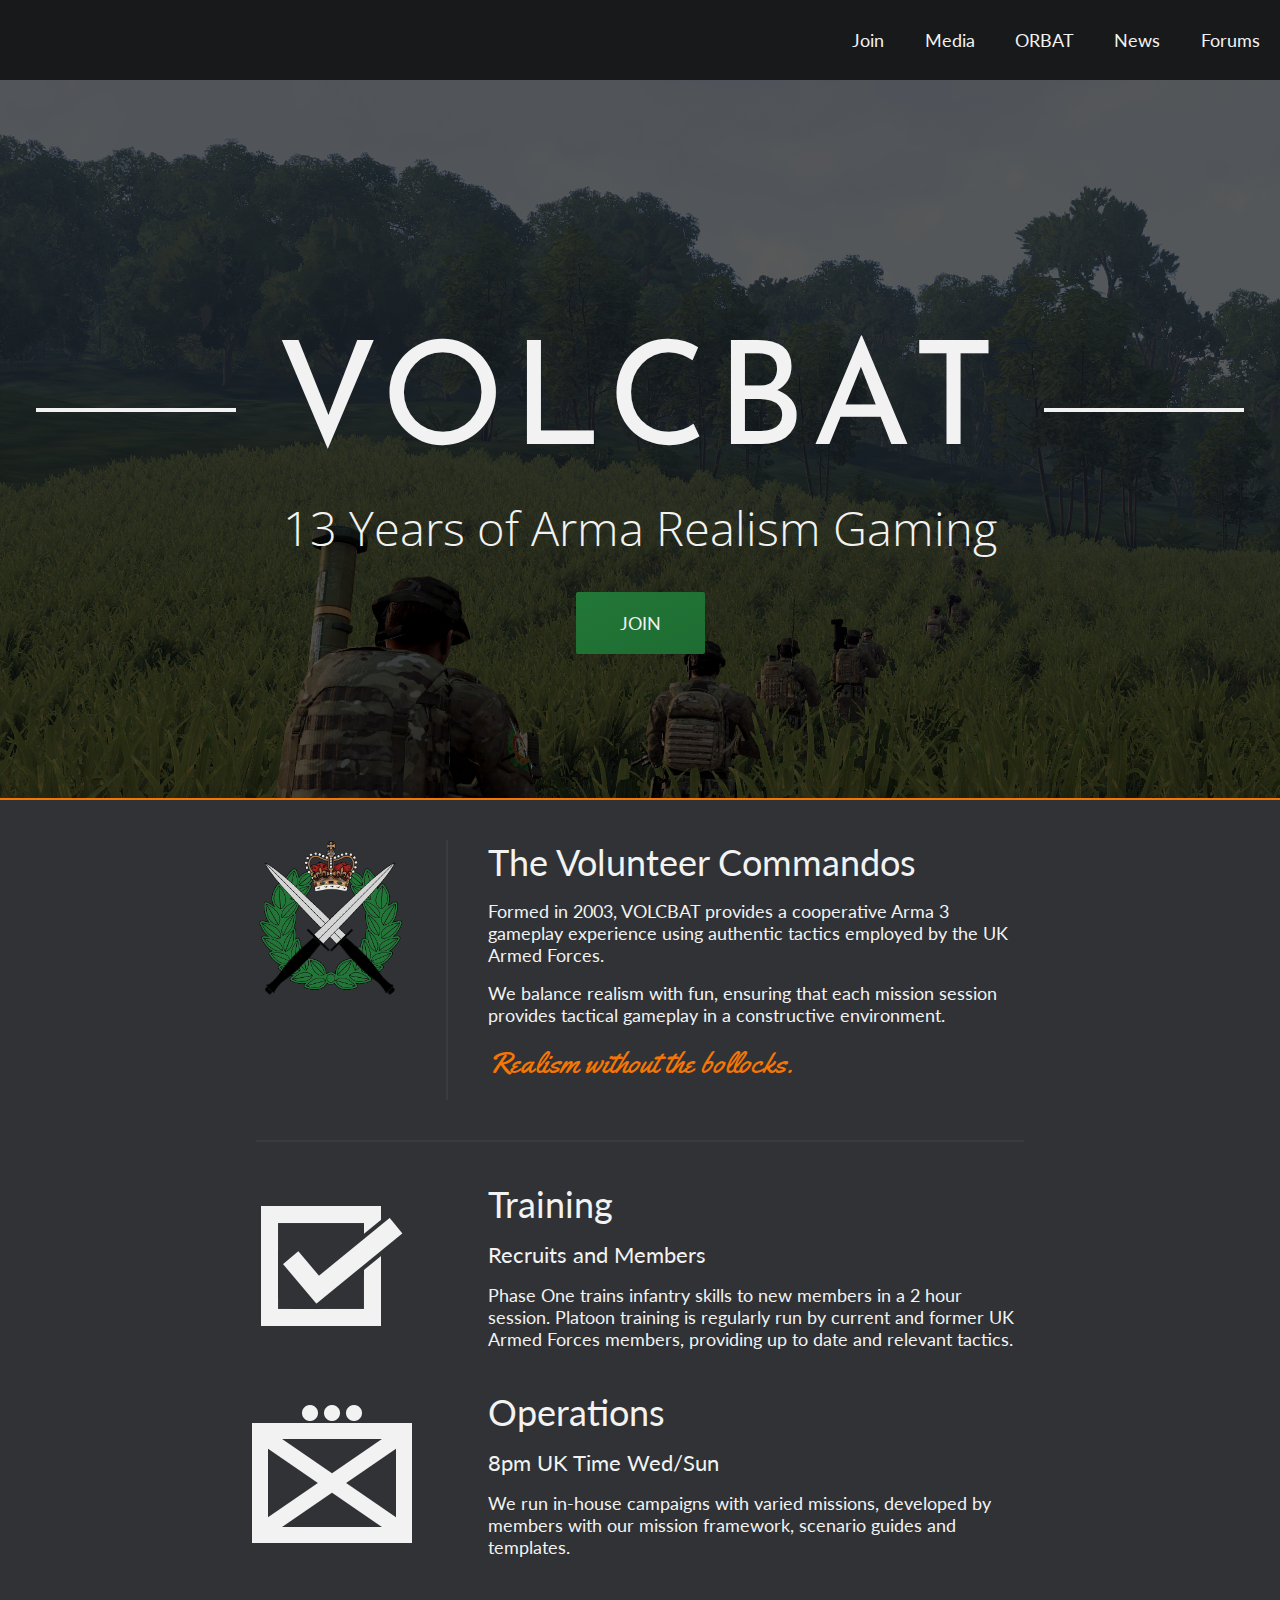
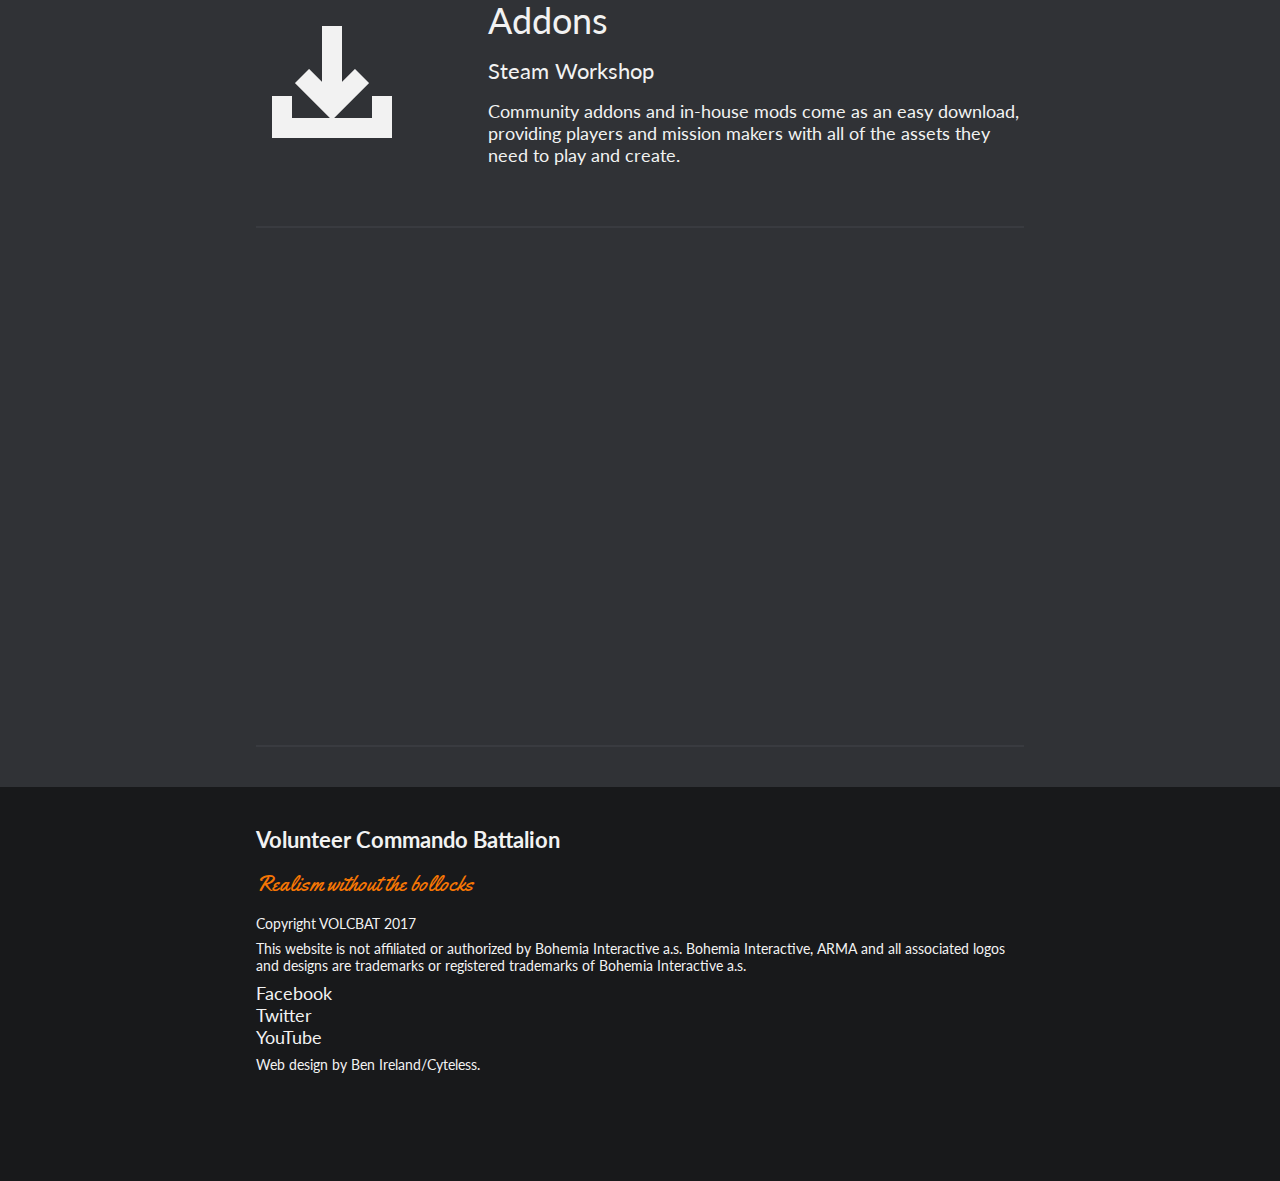
<file: index.html>
<!DOCTYPE html>
<head>
  <title>VOLCBAT - Arma 3 Realism</title>
  <meta name="viewport" content="width=device-width">
  <link rel="stylesheet" href="css/style.css" type="text/css">
  <link rel="stylesheet" href="css/vcb-buttons.css" type="text/css">

  <!-- Google Fonts -->
  <link href="https://fonts.googleapis.com/css?family=Lato|Arimo|Josefin+Sans|Open+Sans+Condensed:400|Yellowtail" rel="stylesheet">

</head>
<body>

  <nav class="nav-bar">
    <div class="nav-box">
      <a class="nav-logo" href="#">
      </a>
      <div class="nav-links">
        <ul class="nav-buttons">
          <li><a class="nav-link" href="#">Join</a></li>
          <li><a class="nav-link" href="#">Media</a></li>
          <li><a class="nav-link" href="#">ORBAT</a></li>
          <li><a class="nav-link" href="#">News</a></li>
          <li><a class="nav-link" href="#">Forums</a></li>
        </ul>
      </div>
    </div>
  </nav>

  <main class="main-content">

    <header class="hero">
      <div class="hero-box">
        <h1 class="hero-text">
          <span class="hero-text-main">VOLCBAT</span>
          <span class="hero-text-sub">13 Years of Arma Realism Gaming</span>
        </h1>
        <div class="hero-button">
          <a id="btn-join" class="btn btn-primary" href="#">Join</a>
        </div>
      </div>
    </header>

    <article class="home-content">
      <div class="home-container">

        <section class="home-intro">
          <div class="home-intro-image">
            <img src="images/badge.png" alt="">
          </div>
          <div class="home-intro-text">
            <header>
              <h2>The Volunteer Commandos</h2>
            </header>
            <main>
              <p>
                Formed in 2003, VOLCBAT provides a cooperative Arma 3 gameplay experience using authentic tactics employed by the UK Armed Forces.
              </p>
              <p>
                We balance realism with fun, ensuring that each mission session provides tactical gameplay in a constructive environment.
              </p>
              <p class="home-intro-tagline">
                Realism without the bollocks.
              </p>
            </main>
          </div>
        </section>

        <section class="home-body">
          <ul class="home-body-list">
            <li>
              <div class="home-body-list-image">
                <img src="images/home/body/icon-training.png" alt="">
              </div>
              <div class="home-body-list-text">
                <h2>Training</h2>
                <h3>Recruits and Members</h3>
                <p>
                  Phase One trains infantry skills to new members in a 2 hour session.
                  Platoon training is regularly run by current and former UK Armed Forces members, providing up to date and relevant tactics.
                </p>
              </div>
            </li>
            <li>
              <div class="home-body-list-image">
                <img src="images/home/body/icon-operations.png" alt="">
              </div>
              <div class="home-body-list-text">
                <h2>Operations</h2>
                <h3>8pm UK Time Wed/Sun</h3>
                <p>
                  We run in-house campaigns with varied missions, developed by members with our mission framework, scenario guides and templates.
                </p>
              </div>
            </li>
            <li>
              <div class="home-body-list-image">
                <img src="images/home/body/icon-addons.png" alt="">
              </div>
              <div class="home-body-list-text">
                <h2>Addons</h2>
                <h3>Steam Workshop</h3>
                <p>
                  Community addons and in-house mods come as an easy download, providing players and mission makers with all of the assets they need to play and create.
                </p>
              </div>
            </li>
          </ul>
        </section>

      </div>
    </article>

    <aside class="home-video">
      <div class="home-video-container">
        <main>
          <div class="videoWrapper">
            <iframe   width="560"
                height="315"
                src="https://www.youtube.com/embed/f7OO8QCV9Ys?rel=0&amp;showinfo=0;&amp;wmode=transparent"
                frameborder="0"
                allowfullscreen>
            </iframe>
          </div>
        </main>
      </div>
    </aside>

  </main>

  <footer>

    <div class="footer-container">
      <header>
        <h2>
          <span class="footer-title">Volunteer Commando Battalion</span>
          <span class="footer-subtitle">Realism without the bollocks</span>
        </h2>
      </header>

      <p>Copyright VOLCBAT 2017</p>
      <p>
        This website is not affiliated or authorized by Bohemia
        Interactive a.s. Bohemia Interactive, ARMA and all
        associated logos and designs are trademarks or registered
        trademarks of Bohemia Interactive a.s.
      </p>

      <ul class="social">
        <li>Facebook</li>
        <li>Twitter</li>
        <li>YouTube</li>
      </ul>

      <p class="credit">Web design by Ben Ireland/Cyteless.</p>
    </div>

  </footer>

</body>
</file>
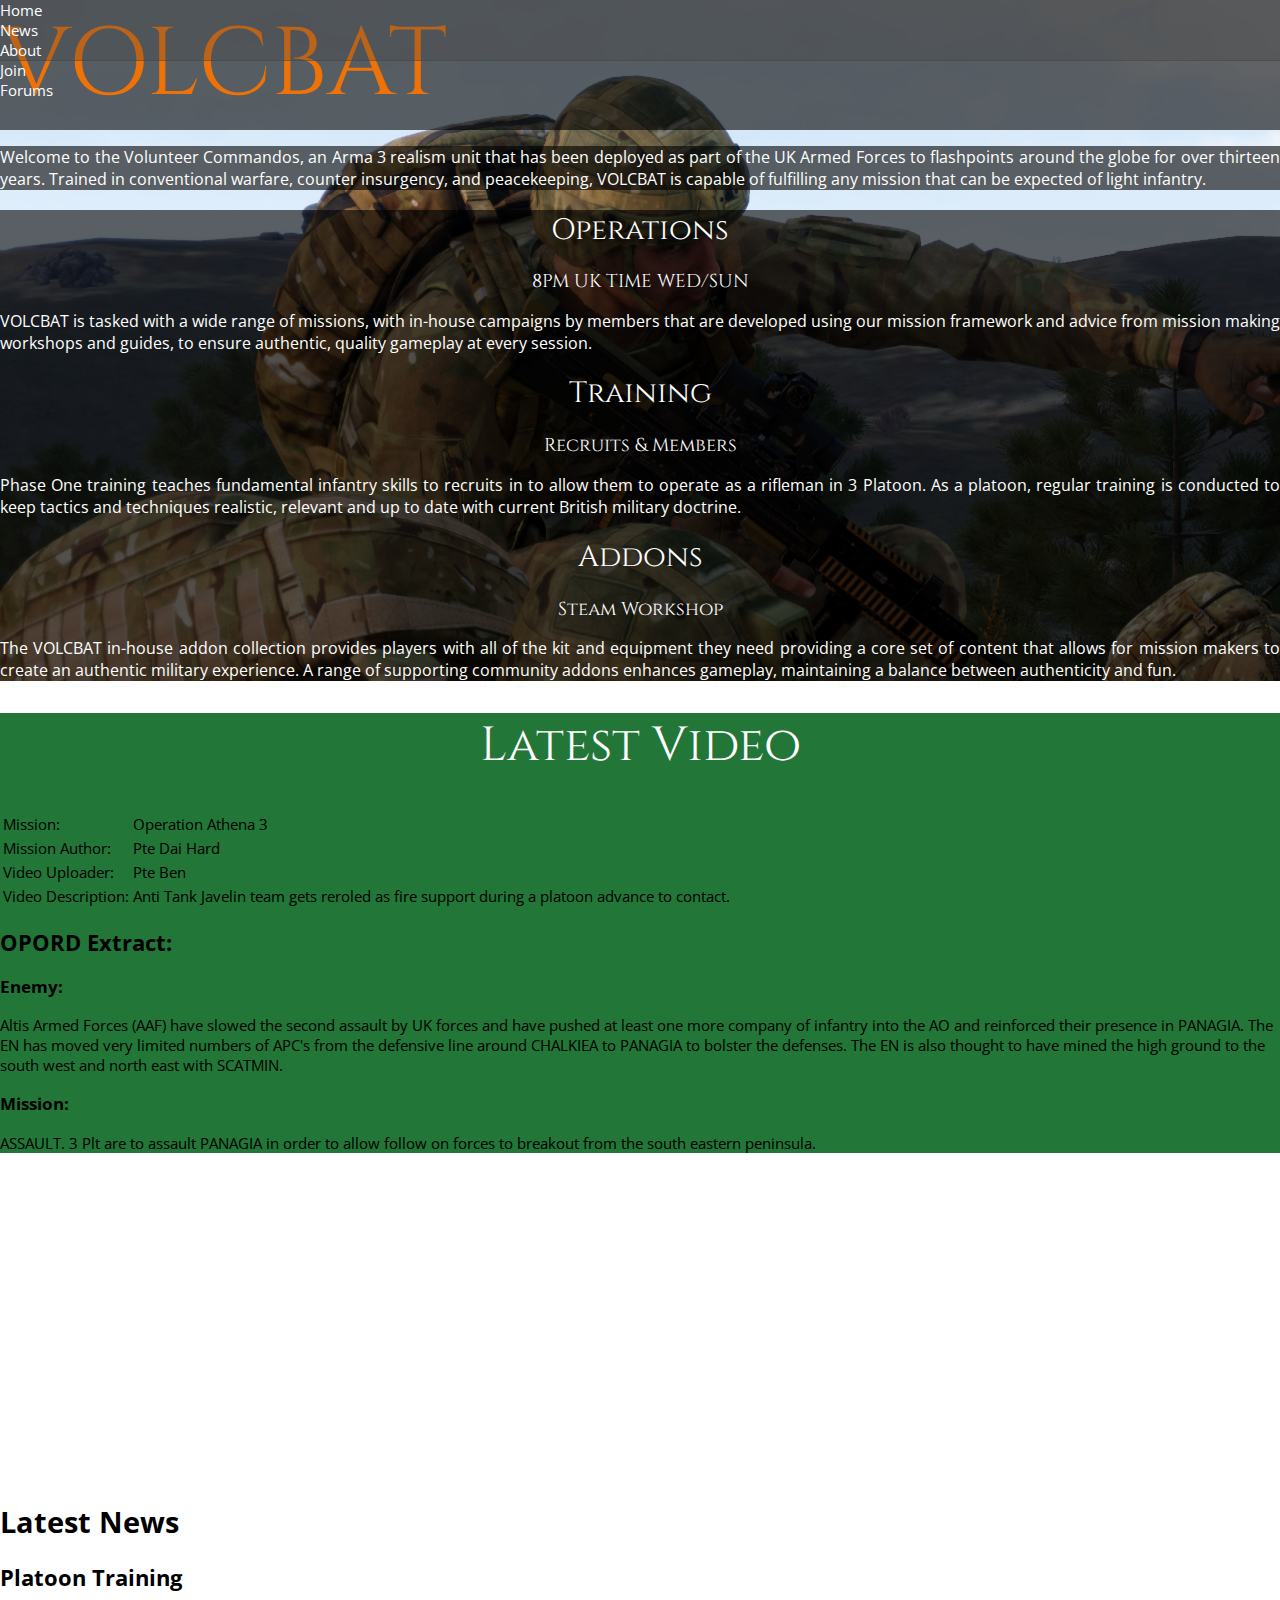
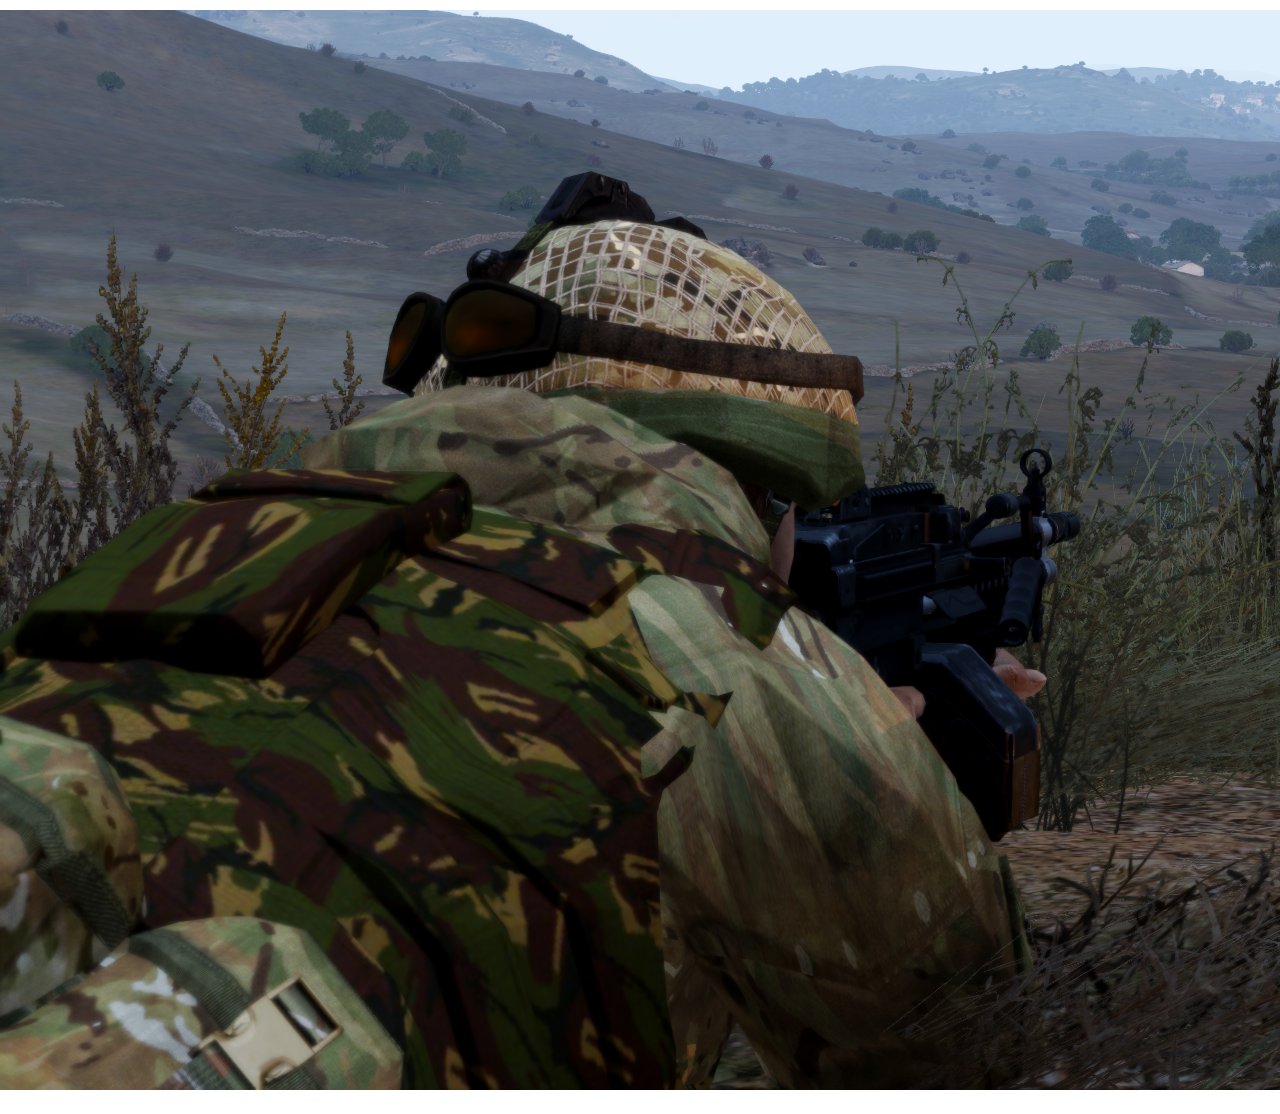
<file: _old/index.html>
<!DOCTYPE html>
<html>
<head>
  <title>VCB - Home</title>
  <meta name="viewport" content="width=device-width, initial-scale=1.0">
  <link href="css/style.css" type="text/css" rel="stylesheet">
  <!-- Google Fonts -->
  <link href="https://fonts.googleapis.com/css?family=Roboto|Cinzel|Open+Sans" rel="stylesheet">
</head>
<body>
  <div class="navbar">
    <ul class="menu hor main">
      <li>Home</li>
      <li>News</li>
      <li>About</li>
      <li>Join</li>
      <li>Forums</li>
    </ul>
  </div>
  <div class="top">
    <div class="spacer"></div>
    <div class="top-wrap">
      <div class="info">
        <h1 class="top-title">VOLCBAT</h1>
        <div class="top-text-wrap">
          <p class="top-text">Welcome to the Volunteer Commandos, an Arma 3
            realism unit that has been deployed as part of the UK Armed Forces
            to flashpoints around the globe for over thirteen years. Trained
            in conventional warfare, counter insurgency, and peacekeeping,
            VOLCBAT is capable of fulfilling any mission that can be expected
            of light infantry.
          </p>
        </div>
      </div>
      <div class="trio-wrap">
        <div class="trio">
          <div class="tribox">
            <h1>Operations</h1>
            <h2>8PM UK TIME WED/SUN</h2>
            <p>VOLCBAT is tasked with a wide range of missions, with in-house
              campaigns by members that are developed using our mission framework
              and advice from mission making workshops and guides, to ensure authentic, quality
              gameplay at every session.
            </p>
          </div>
          <div class="tribox">
            <h1>Training</h1>
            <h2>Recruits &amp; Members</h2>
            <p>Phase One training teaches fundamental infantry skills to
              recruits in to allow them to operate as a rifleman in 3 Platoon.
              As a platoon, regular training is conducted to keep tactics
              and techniques realistic, relevant and up to date with current
              British military doctrine.
            </p>
          </div>
          <div class="tribox">
            <h1>Addons</h1>
            <h2>Steam Workshop</h2>
            <p>The VOLCBAT in-house addon collection provides players with all of the
              kit and equipment they need providing a core set of content that
              allows for mission makers to create an authentic military
              experience. A range of supporting community
              addons enhances gameplay, maintaining a balance between authenticity
              and fun.
          </div>
        </div>
      </div>
    </div>
  </div>
  <div class="videobox">
    <div class="videotext">
      <h1>Latest Video</h1>
      <table class="vidinfo">
        <tr>
          <td>Mission:</td>
          <td>Operation Athena 3</td>
        </tr>
        <tr>
          <td>Mission Author:</td>
          <td>Pte Dai Hard</td>
        </tr>
        <tr>
          <td>Video Uploader:</td>
          <td>Pte Ben</td>
        </tr>
        <tr>
          <td>Video Description:</td>
          <td>Anti Tank Javelin team gets reroled as fire support during a
            platoon advance to contact.</td>
        </tr>
      </table>
      <div class="viddesc">
        <h2>OPORD Extract:</h2>
        <h3>Enemy:</h3>
        <p>Altis Armed Forces (AAF) have slowed the second assault by UK forces
          and have pushed at least one more company of infantry into the AO and
          reinforced their presence in PANAGIA. The EN has moved very limited
          numbers of APC's from the defensive line around CHALKIEA to PANAGIA
          to bolster the defenses.  The EN is also thought to have mined the
          high ground to the south west and north east with SCATMIN.</p>
        <h3>Mission:</h3>
        <p>ASSAULT. 3 Plt are to assault PANAGIA in order to allow follow on
          forces to breakout from the south eastern peninsula.</p>
      </div>
    </div>
    <div class="video">
      <div class="videocontainer">
        <iframe width="560" height="315" src="https://www.youtube.com/embed/XuLj2_PaNX8"
        frameborder="0" allowfullscreen></iframe>
      </div>
    </div>
  </div>
  <div class="news">
    <h1>Latest News</h1>
    <div class="article">
      <h2>Platoon Training</h2>
      <img src="images/deployment.png" alt title="Rifleman overwatches friendly advance to contact." />
    </div>
  </div>
  <footer>
    <div class="foot">
    </div>
  </footer>
</body>
</html>
</file>
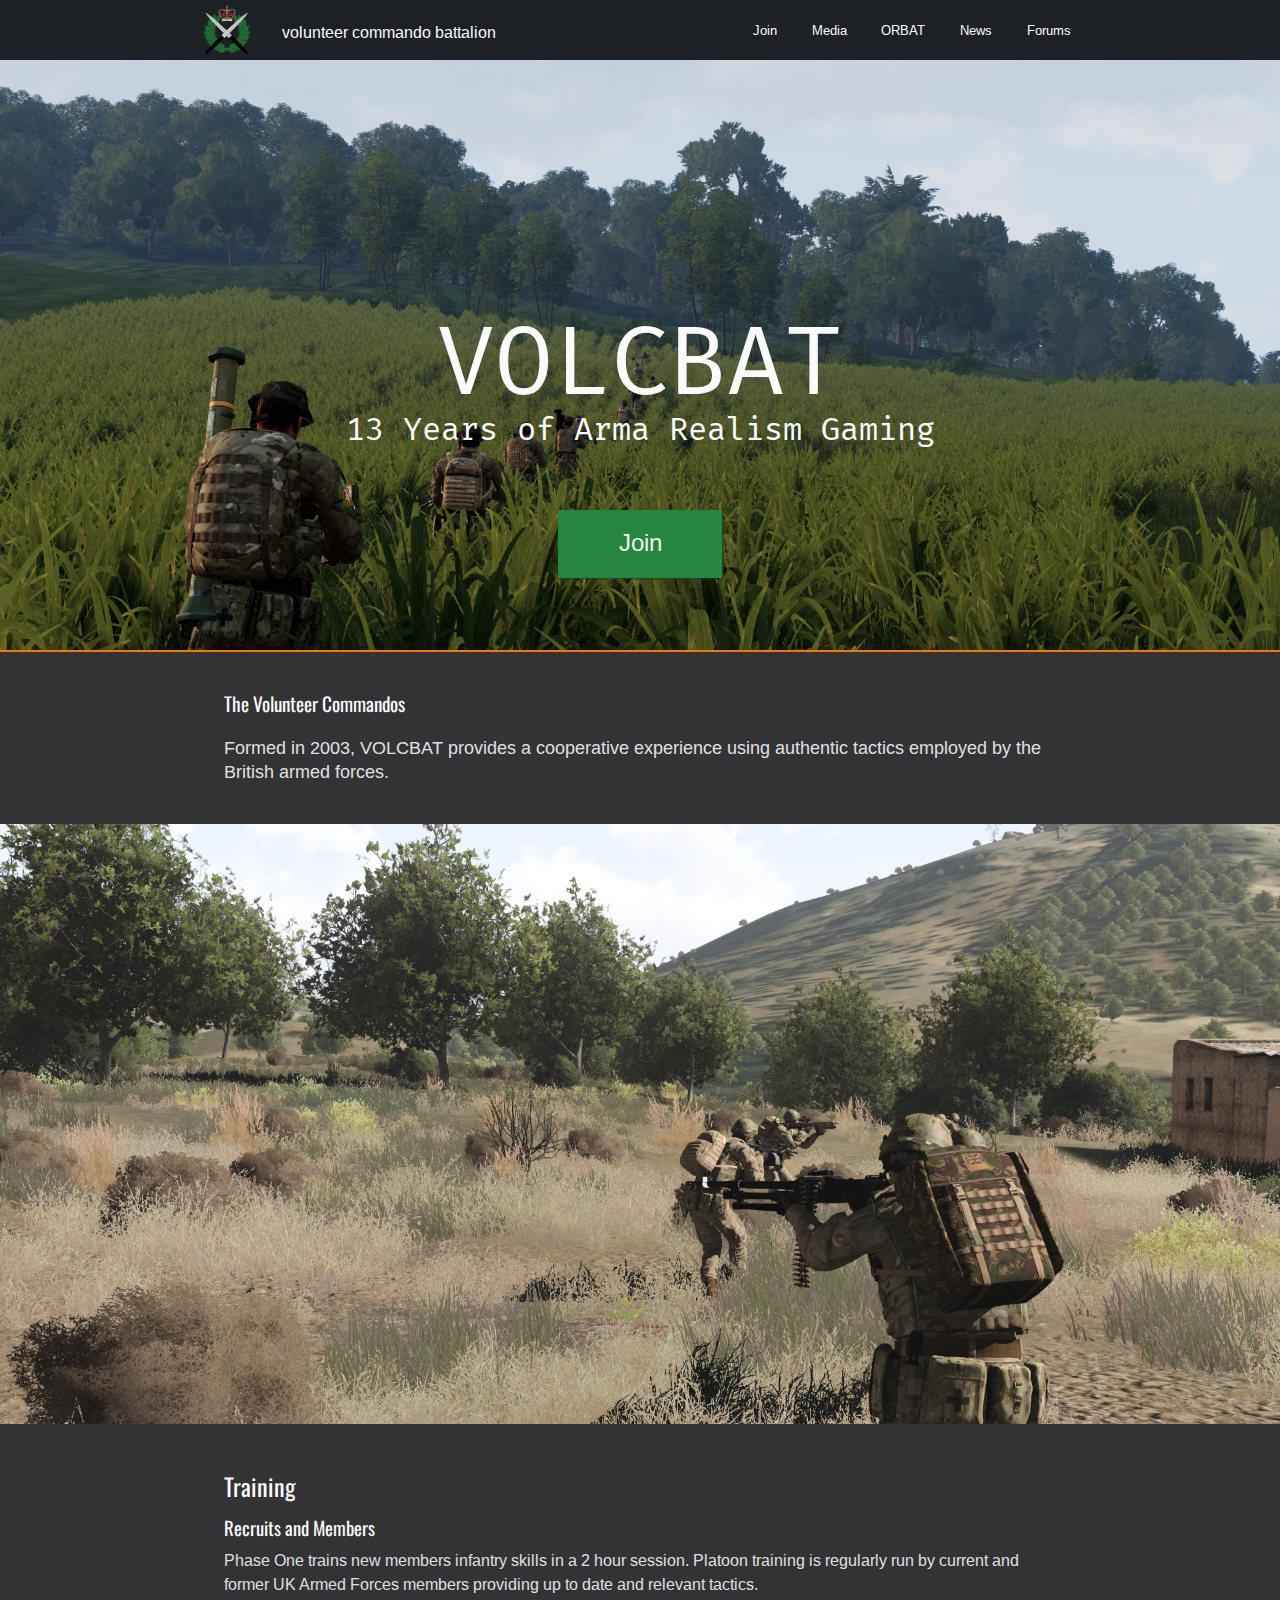
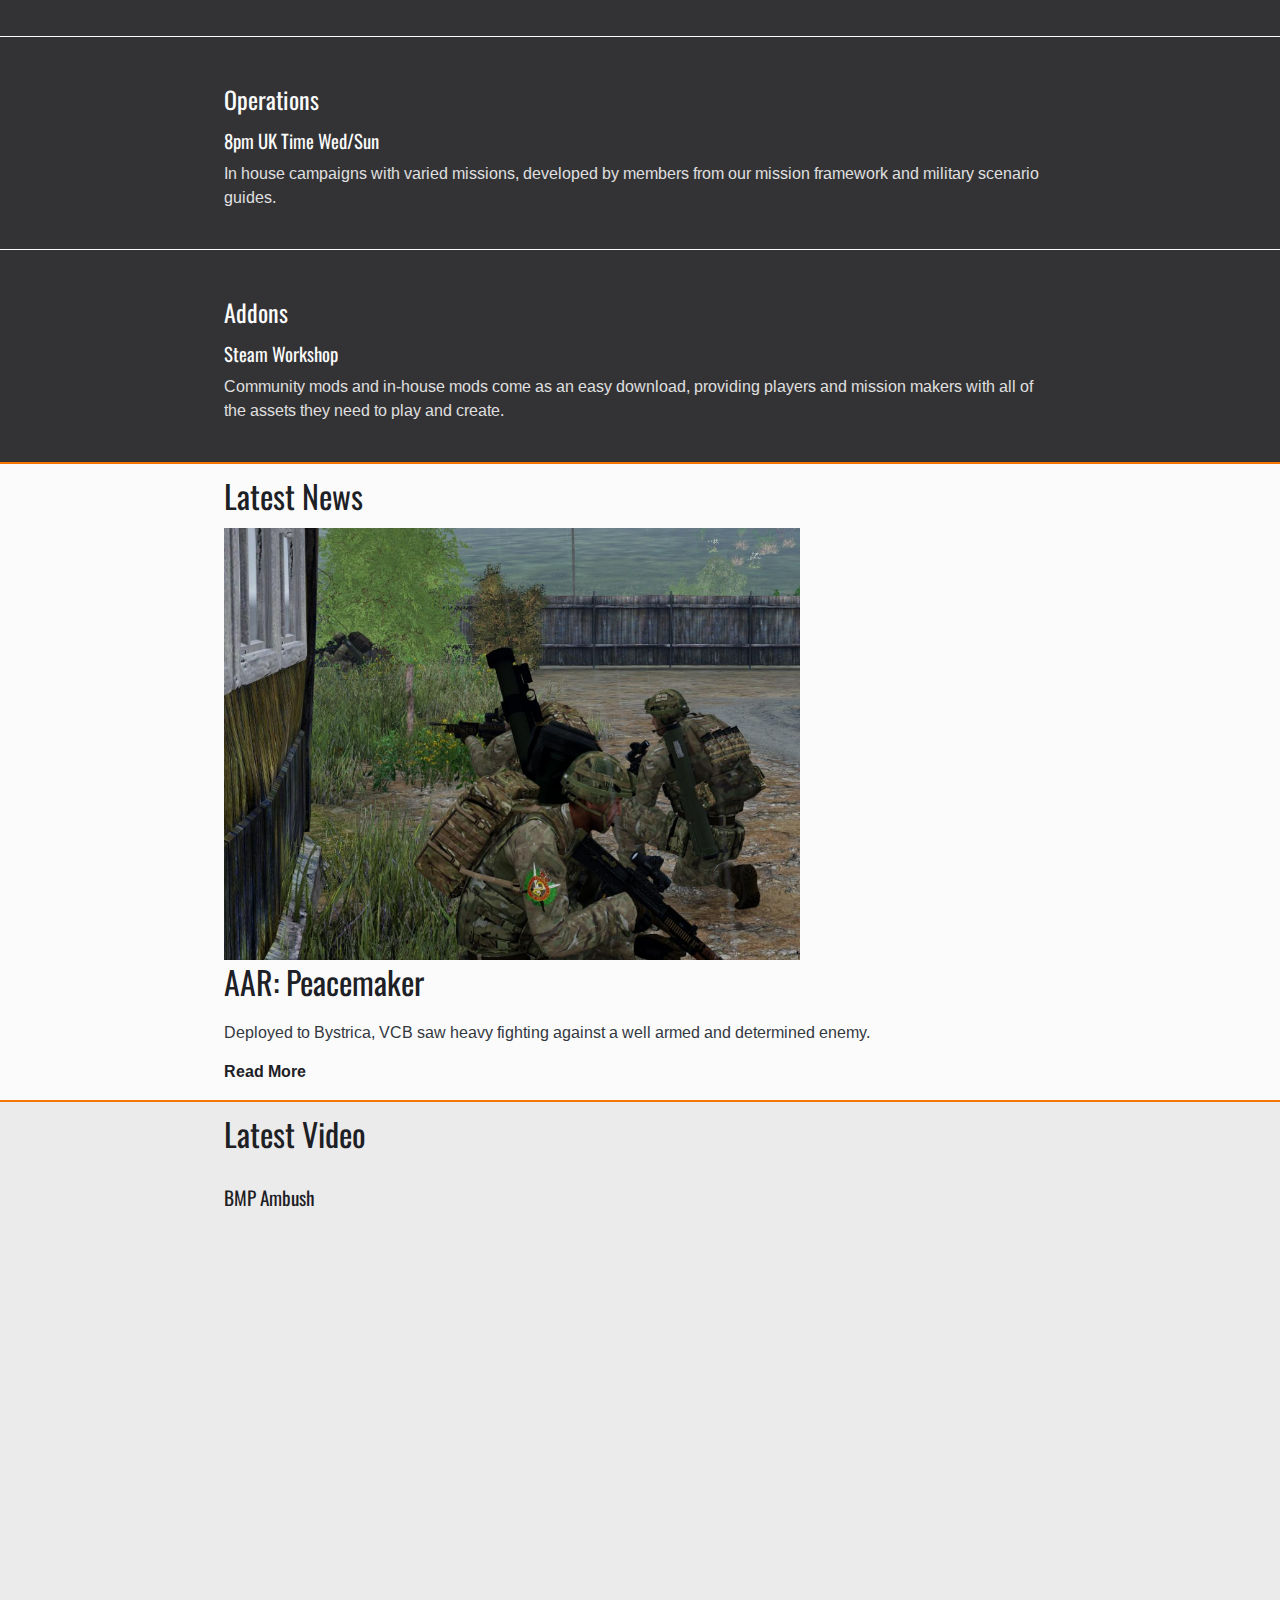
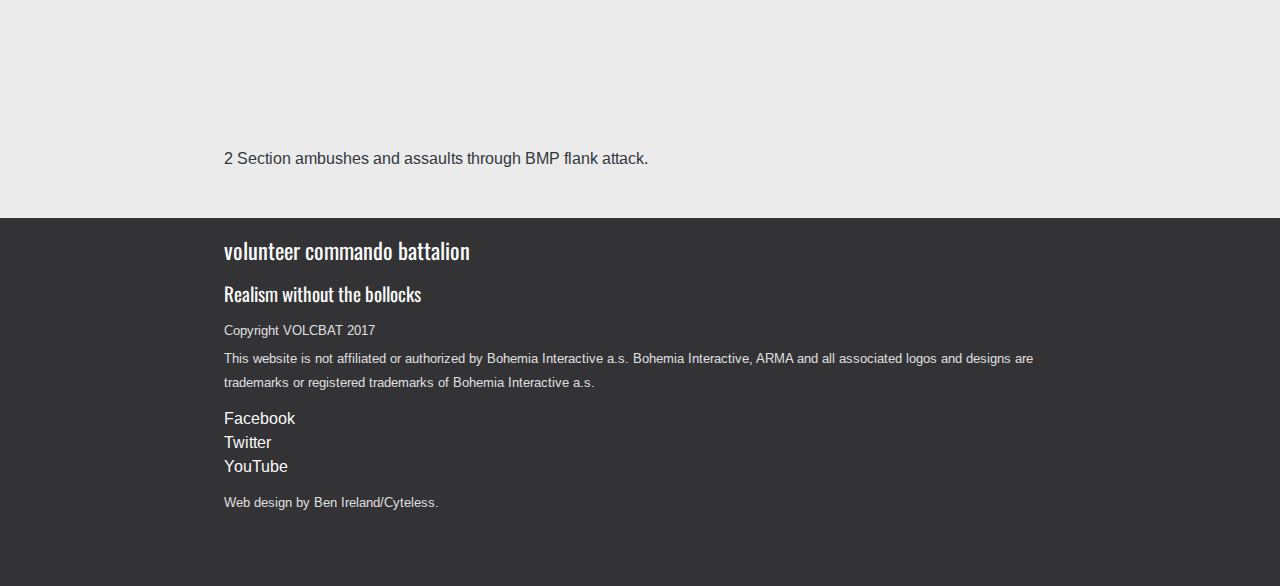
<file: _old/version-2/index.html>
<!DOCTYPE html>

<meta charset="utf-8">
<meta name="viewport" content="width=device-width">

<link rel="stylesheet" href="css/style.css?v=0.2" type="text/css">
<link rel="stylesheet" href="css/vcb-buttons.css" type="text/css">

<!-- Google Fonts -->
<link href="https://fonts.googleapis.com/css?family=Roboto|Cinzel|Arimo|Fira+Mono|Oswald" rel="stylesheet">

<title>VOLCBAT - Arma 3 Realism</title>

<header class="navmenu">
  <ul class="top">
    <li><a href="#"><img class="logo" src="images/badge.png" alt=""></a></li>
    <li><h1>volunteer commando battalion</h1></li>
  </ul>
  <nav class="navbar">
    <ul>
      <li id="join">Join</li>
      <li>Media</li>
      <li>ORBAT</li>
      <li>News</li>
      <li>Forums</li>
    </ul>
  </nav>
</header>

<main class="maincontent">

  <header class="hero">
    <h1>VOLCBAT</h1>
    <h2>13 Years of Arma Realism Gaming</h2>
    <a id="joinbig" class="vcbutton block primary" href="#">Join</a>
  </header>

  <article class="homecontent">

    <section class="intro">
      <h1>The Volunteer Commandos</h1>
      <p>
        Formed in 2003, VOLCBAT provides a cooperative experience using authentic tactics employed by the British armed forces.
      </p>
    </section>

    <section class="image">
    </section>

    <ul>

      <li>
        <section>

          <header>
            <h2>Training</h2>
            <h3>Recruits and Members</h3>
          </header>
          <main>
            <p>
              Phase One trains new members infantry skills in a 2 hour session.
              Platoon training is regularly run by current and former UK Armed
              Forces members providing up to date and relevant tactics.
            </p>
          </main>

        </section>
      </li>

      <li>
        <section>

          <header>
            <h2>Operations</h2>
            <h3>8pm UK Time Wed/Sun</h3>
          </header>
          <main>
            <p>
              In house campaigns with varied missions, developed by
              members from our mission framework and military scenario
              guides.
            </p>
          </main>

        </section>
      </li>

      <li>
        <section>

          <header>
            <h2>Addons</h2>
            <h3>Steam Workshop</h3>
          </header>
          <main>
            <p>
              Community mods and in-house mods come as an easy
              download, providing players and mission makers with all
              of the assets they need to play and create.
            </p>
          </main>

        </section>
      </li>

    </ul>

  </article>

  <aside class="newsfeed">

    <h1><a href="">Latest News</a></h1>

    <article>
      <header>
        <img class="newsintro" src="images/articles/2017/operations/peacemaker/aar/intro.png" alt="">
        <h1><a href="#">AAR: Peacemaker</a></h1>
      </header>
      <main>
        <p>
          Deployed to Bystrica, VCB saw heavy fighting against a well
          armed and determined enemy.
        </p>
        <p class="readmore"><a href="#">Read More</a></p>
      </main>
    </article>

  </aside>

  <aside class="videofeed">
    <h1><a href="#">Latest Video</a></h1>
    <h2>BMP Ambush</h2>
    <div class="videoWrapper">
      <iframe   width="560"
                height="315"
                src="https://www.youtube.com/embed/c8vulxllBrQ?rel=0&amp;showinfo=0;&amp;wmode=transparent"
                frameborder="0"
                allowfullscreen>
      </iframe>
    </div>
    <p>2 Section ambushes and assaults through BMP flank attack.</p>
  </aside>

</main>

<footer>

  <header>
    <h1>volunteer commando battalion</h1>
    <h2>Realism without the bollocks</h2>
  </header>

  <p>Copyright VOLCBAT 2017</p>
  <p>
    This website is not affiliated or authorized by Bohemia
    Interactive a.s. Bohemia Interactive, ARMA and all
    associated logos and designs are trademarks or registered
    trademarks of Bohemia Interactive a.s.
  </p>

  <ul class="social">
    <li>Facebook</li>
    <li>Twitter</li>
    <li>YouTube</li>
  </ul>

  <p>Web design by Ben Ireland/Cyteless.</p>

</footer>
</file>
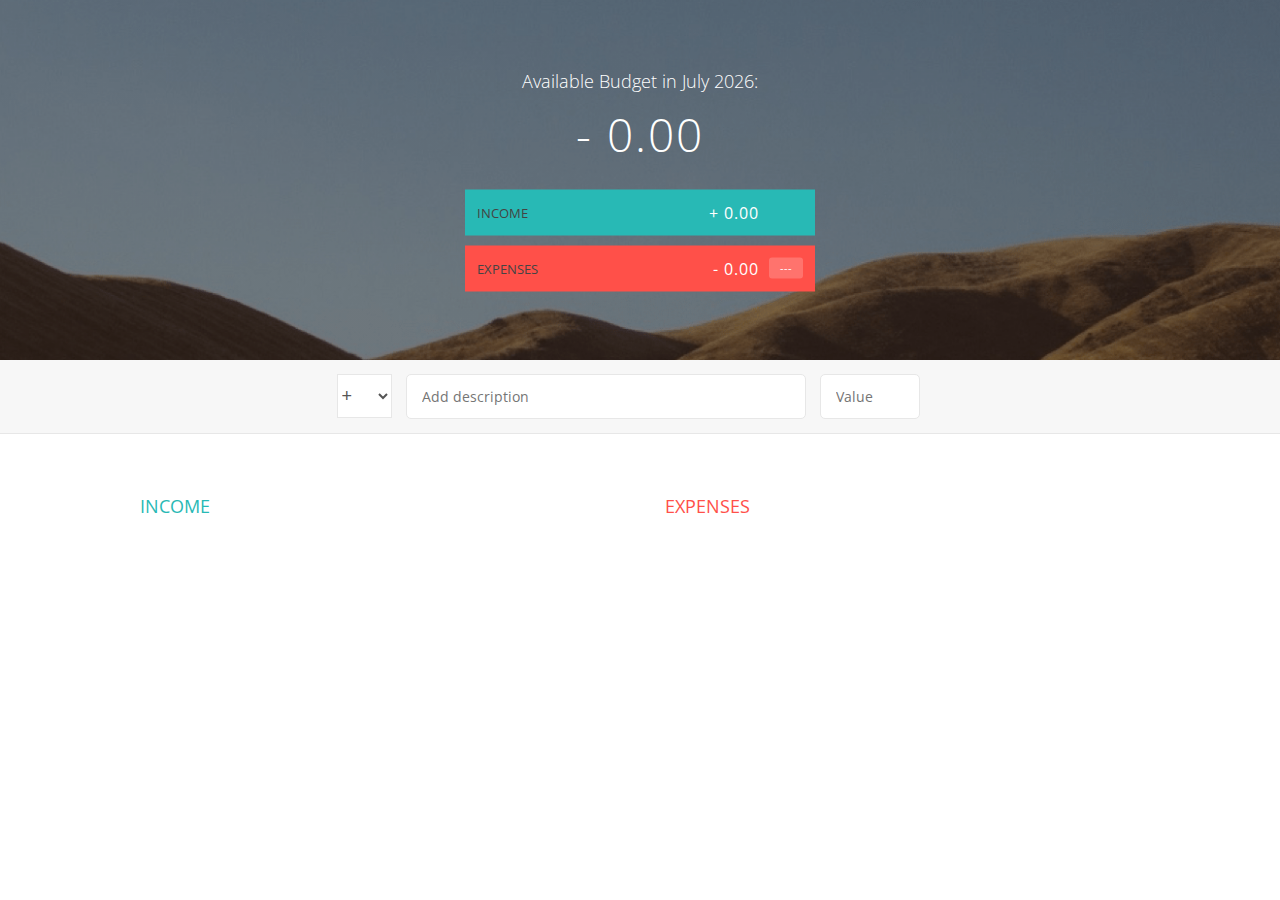
<file: sandbox/6-Budgety/index.html>
<!DOCTYPE html>
<html lang="en">
    <head>
        <meta charset="UTF-8">
        <link href="https://fonts.googleapis.com/css?family=Open+Sans:100,300,400,600" rel="stylesheet" type="text/css">
        <link href="http://code.ionicframework.com/ionicons/2.0.1/css/ionicons.min.css" rel="stylesheet" type="text/css">
        <link type="text/css" rel="stylesheet" href="style.css">
        <title>Budgety</title>
    </head>
    <body>
        
        <div class="top">
            <div class="budget">
                <div class="budget__title">
                    Available Budget in <span class="budget__title--month">%Month%</span>:
                </div>
                
                <div class="budget__value">+ 2,345.64</div>
                
                <div class="budget__income clearfix">
                    <div class="budget__income--text">Income</div>
                    <div class="right">
                        <div class="budget__income--value">+ 4,300.00</div>
                        <div class="budget__income--percentage">&nbsp;</div>
                    </div>
                </div>
                
                <div class="budget__expenses clearfix">
                    <div class="budget__expenses--text">Expenses</div>
                    <div class="right clearfix">
                        <div class="budget__expenses--value">- 1,954.36</div>
                        <div class="budget__expenses--percentage">45%</div>
                    </div>
                </div>
            </div>
        </div>
        
        
        
        <div class="bottom">
            <div class="add">
                <div class="add__container">
                    <select class="add__type">
                        <option value="inc" selected>+</option>
                        <option value="exp">-</option>
                    </select>
                    <input type="text" class="add__description" placeholder="Add description">
                    <input type="number" class="add__value" placeholder="Value">
                    <button class="add__btn"><i class="ion-ios-checkmark-outline"></i></button>
                </div>
            </div>
            
            <div class="container clearfix">
                <div class="income">
                    <h2 class="icome__title">Income</h2>
                    
                    <div class="income__list">
                       
                        <!--
                        <div class="item clearfix" id="income-0">
                            <div class="item__description">Salary</div>
                            <div class="right clearfix">
                                <div class="item__value">+ 2,100.00</div>
                                <div class="item__delete">
                                    <button class="item__delete--btn"><i class="ion-ios-close-outline"></i></button>
                                </div>
                            </div>
                        </div>
                        
                        <div class="item clearfix" id="income-1">
                            <div class="item__description">Sold car</div>
                            <div class="right clearfix">
                                <div class="item__value">+ 1,500.00</div>
                                <div class="item__delete">
                                    <button class="item__delete--btn"><i class="ion-ios-close-outline"></i></button>
                                </div>
                            </div>
                        </div>
                        -->
                        
                    </div>
                </div>
                
                
                
                <div class="expenses">
                    <h2 class="expenses__title">Expenses</h2>
                    
                    <div class="expenses__list">
                       
                        <!--
                        <div class="item clearfix" id="expense-0">
                            <div class="item__description">Apartment rent</div>
                            <div class="right clearfix">
                                <div class="item__value">- 900.00</div>
                                <div class="item__percentage">21%</div>
                                <div class="item__delete">
                                    <button class="item__delete--btn"><i class="ion-ios-close-outline"></i></button>
                                </div>
                            </div>
                        </div>

                        <div class="item clearfix" id="expense-1">
                            <div class="item__description">Grocery shopping</div>
                            <div class="right clearfix">
                                <div class="item__value">- 435.28</div>
                                <div class="item__percentage">10%</div>
                                <div class="item__delete">
                                    <button class="item__delete--btn"><i class="ion-ios-close-outline"></i></button>
                                </div>
                            </div>
                        </div>
                        -->
                        
                    </div>
                </div>
            </div>
            
            
        </div>
        
        <script src="app.js"></script>
    </body>
</html>
</file>
<file: css/style.css>
/*

VCB Theme
by Ben/Cyteless

  VCB Orange: #F67604;
  VCB Green: #227638;
  Interface: #18191B;
  Text: #F2F2F2;
  Dividers: #393B40;
  Non-home main content: #D7E0F2;

*/

*
{

  margin: 0;
  padding: 0;
  box-sizing: border-box;

}

body
{

  font-size: 18px;
  font-family: 'Lato', sans-serif;
  background-color: #303236;

}

.nav-bar
{

  position: fixed;
  top: 0;
  left: 0;
  width: 100%;
  height: 80px;
  background-color: #18191B;
  z-index: 1000;

}

.nav-box
{

  height: 100%;

}

.nav-logo
{

  width: auto;
  height: 100%;
  padding: 4px 20px;
  float: left;

}

.nav-logo-img
{

  display: inline-block;
  width: auto;
  height: 100%;
  margin: auto 0;

}

.nav-logo-img img
{

  width: auto;
  height: 100%;

}

.nav-logo-text
{

  vertical-align: middle;

}

.nav-links
{

  float: right;
  height: 100%;
  width: 35%;

}

.nav-buttons
{

  height: 100%;
  display: flex;
  list-style: none;

}

.nav-buttons li
{

  display: flex;
  flex-grow: 1;
  align-items: center;
  justify-content: center;

}

.nav-buttons li .nav-link:link, .nav-buttons a.nav-link:visited
{

  display: flex;
  width: 100%;
  height: 100%;
  align-items: center;
  justify-content: center;
  text-decoration: none;
  color: #F2F2F2;

}

.nav-buttons li .nav-link:hover
{

  background-color: #2F3034;

}

.main-content
{

  margin-top: 80px;

}

.hero
{

  position: relative;
  height: 80vh;
  margin-bottom: 40px;
  background-image:   linear-gradient(
                      to top,
                      rgba(0, 0, 0, 0.65),
                      rgba(0, 0, 0, 0.65)
                      ),
                      url('../images/cover-tab-enhanced.png');
  border-bottom: 2px solid #F67604;

}

.hero-box
{

  position: absolute;
  top: 60%;
  left: 50%;
  transform: translate(-50%, -50%);

}

.hero-text
{

  color: #F2F2F2;
  text-align: center;

}

.hero-text-main
{

  font-weight: 400;
  display: block;
  font-size: 4em;
  font-family: 'Josefin Sans', sans-serif;
  letter-spacing: 8px;
  margin-bottom: 16px;
  position: relative;

}

.hero-text-main::before, .hero-text-main::after
{

  content: '';
  display: block;
  width: 200px;
  height: 4px;
  background-color: #F2F2F2;

}

.hero-text-main::before
{

  position: absolute;
  left: -240px;
  top: 50%;

}

.hero-text-main::after
{

  position: absolute;
  right: -240px;
  top: 50%;

}

.hero-text-sub
{

  font-weight: 100;
  display: block;
  font-size: 1.3em;
  font-family: 'Open Sans Condensed', sans-serif;

}

.hero-button
{

  margin: 32px auto;
  text-align: center;

}

#btn-join
{

  transition: all .1s;

}

#btn-join:hover
{

  transform: translateY(-1px);
  box-shadow: 0 4px 20px rgba(0, 0, 0, 0.4);

}

#btn-join:active
{

  transform: translateY(1px);
  box-shadow: none;

}

.home-content
{

  width: 100%;

}

.home-content h2, .home-content h3, .home-content p
{

  color: #F2F2F2;

}

.home-content h2, .home-content h3
{

  font-weight: 400;

}

.home-content h2
{

  font-size: 2em;
  margin-bottom: 16px;

}

.home-content h3
{

  font-size: 1.2em;
  margin-bottom: 16px;

}

.home-container
{

  width: 60%;
  margin: 0 auto;

}

.home-intro
{

  width: 100%;
  padding-bottom: 40px;
  margin-bottom: 40px;
  position: relative;
  display: flex;
  flex-direction: row;
  border-bottom: 2px solid #393B40;

}

.home-intro-image
{

  width: 25%;
  float: left;
  overflow: hidden;
  padding-right: 40px;
  border-right: 2px solid #393B40;

}

.home-intro-image img
{

  display: block;
  width: 100%;
  height: auto;
  margin: 0 auto;

}

.home-intro-text
{

  width: 75%;
  padding-left: 40px;
  position: relative;

}

.home-intro-text p
{

  margin: 16px 0;

}

.home-intro-text p.home-intro-tagline
{

  display: block;
  font-size: 1.7em;
  font-weight: normal;
  font-family: 'Yellowtail', cursive;
  color: #F67604;

}

.home-body
{

  width: 100%;
  margin-bottom: 40px;
  padding-bottom: 20px;
  border-bottom: 2px solid #393B40;

}

ul.home-body-list
{

  width: 100%;
  list-style: none;
  display: flex;
  flex-direction: column;

}

ul.home-body-list li
{

  padding-bottom: 40px;
  width: 100%;
  display: flex;
  flex-direction: row;

}

.home-body-list-image
{

  width: 25%;
  padding-right: 40px;
  display: flex;
  flex-grow: 1;
  align-items: center;
  justify-content: center;

}

.home-body-list-image img
{

}

.home-body-list-text
{

  width: 75%;
  padding-left: 40px;

}

.home-video
{

}

.home-video-container
{

  width: 60%;
  margin: 0 auto;
  margin-bottom: 40px;
  padding-bottom: 20px;
  border-bottom: 2px solid #393B40;

}

.videoWrapper
{

  width: 100%;
  position: relative;
  padding-bottom: 56.25%;
  padding-top: 25px;
  height: 0;

}

.videoWrapper iframe
{

  position: absolute;
  top: 0;
  left: 0;
  width: 100%;
  height: 100%;

}

footer
{

  width: 100%;
  background-color: #18191B;
  margin-bottom: 60px;
  box-shadow: 0px 500px 0px 500px #18191B;

}

footer h2, footer h3, footer p
{

  color: #F2F2F2;

}

footer p
{

  font-size: 0.8em;
  margin: 8px 0;

}

.footer-container
{

  width: 60%;
  margin: 0 auto;
  padding: 40px 0;

}

.footer-title
{

  display: block;
  margin-bottom: 16px;
  font-size: 0.8em;

}

.footer-subtitle
{

  display: block;
  font-weight: normal;
  font-family: 'Yellowtail', cursive;
  color: #F67604;
  font-size: 0.8em;
  margin-bottom: 16px;

}

ul.social
{

  list-style: none;
  color: #F2F2F2;

}
</file>
<file: css/vcb-buttons.css>
/*

VCB Buttons
by Ben/Cyteless

Button background: #F2F2F2;
Button background gradient: rgb(242, 242, 242), rgba(213, 213, 213);
Text colour: #18191B;

Primary background: #227637;
Primary background gradient: rgb(34, 119, 55), rgb(30, 108, 50);
Primary text: #F2F2F2;

*/

.btn:link, .btn:visited
{

  display: inline-block;
  position: relative;
  padding: 20px 44px;
  background-image: linear-gradient(to bottom right, rgb(242, 242, 242), rgba(213, 213, 213));
  background-color: rgba(242, 242, 242, 1);
  text-transform: uppercase;
  text-align: center;
  text-decoration: none;
  border-radius: 2px;
  color: #18191B;

}

.btn-primary:link, .btn-primary:visited
{

  background-image: linear-gradient(to bottom right, rgb(34, 119, 55), rgb(30, 108, 50));
  background-color: #227637;
  color: #F2F2F2;

}
</file>
<file: _old/css/style.css>
/********************

  Style for VOLCBAT.

  by Ben/Cyteless

********************/

html, body
{

  margin: 0;
  padding: 0;
  font: 11pt 'Open Sans', sans-serif;

}

.navbar
{

  position: absolute;
  width: 100%;
  height: 60px;
  background-color: rgba(65, 65, 65, 0.3);
  border-bottom: 1px solid rgba(65, 65, 65, 0.4);

}

ul.menu
{

  margin: 0;
  padding: 0;
  display: inline-block;

}

ul.menu li
{

  list-style-type: none;

}

ul.menu li
{

  color: #FFFFFF;

}

.top
{

  display: block;
  background-image: url('../images/top.png');
  overflow: hidden;

}

.spacer
{

  width: 100%;

}

h1.top-title
{

  margin: 0;
  padding: 0;
  font-size: 72pt;
  font-family: 'Cinzel', serif;
  font-weight: normal;
  color: #EF7206;
  background-color: rgba(0, 0, 0, 0.6);

}

.top-text-wrap
{

  width: 100%;
  background-color: rgba(0, 0, 0, 0.6);

}

p.top-text
{

  font-family: 'Open Sans', sans-serif;
  font-size: 12pt;
  color: #FFFFFF;
  text-align: justify;

}

.trio
{

  color: #FFFFFF;
  background-color: rgba(0, 0, 0, 0.6);

}

.trio h1, .trio h2
{

  font-family: 'Cinzel', serif;
  font-weight: normal;
  text-align: center;

}

.trio h2
{

  font-size: 14pt;

}

.tribox p
{

  margin: 0 auto;
  text-align: justify;
  font-size: 12pt;

}

.videobox .videotext
{

  background-color: #227637;

}

.videobox .videotext h1
{

  font-size: 36pt;
  font-family: 'Cinzel', serif;
  font-weight: normal;
  text-align: center;
  color: #FFFFFF;

}

.videobox iframe
{

  display: block;

}

footer
{

  display: inline-block;
  width: 100%;
  background-color: rgba(0, 0, 0, 1);

}

/*Phone portrait*/
@media only screen
and (max-width: 320px)
{



}
/*Phone landscape*/
@media only screen
and (min-width: 321px)
{



}
/*Bigger phone/smaller tablet*/
@media only screen
and (min-width: 640px)
{



}
/*Tablet*/
@media only screen
and (min-width: 768px)
{



}
/*Tablet landscape/small screen*/
@media only screen
and (min-width: 1024px)
{



}
/*Medium screens*/
@media only screen
and (min-width: 1280px)
and (max-width: 1366px)
{



}
/*Bigger medium screens*/
@media only screen
and (min-width: 1367px)
and (max-width: 1680px)
{



}
/*High to HD screens*/
@media only screen
and (min-width: 1680px)
and (max-width: 1920px)
{

  ul.menu.hor li
  {

    padding: 20px 30px;
    display: inline-block;

  }

  ul.menu.hor li:hover
  {

    text-decoration: underline;

  }

  ul.menu.main
  {

    float: right;

  }

  .top
  {

    width: 100%;
    height: 100vh;

  }

  .spacer
  {

    height: 45%;

  }

  .top-wrap
  {

    height: 55%;

  }

  .info
  {

    height: 40%;

  }

  .top-text-wrap
  {

    height: 40%;

  }

  h1.top-title
  {

    margin: 0 auto;
    width: 50%;
    text-align: center;
    display: block;


  }

  p.top-text
  {

    margin: 0 auto;
    width: 45%;

  }

  .trio-wrap
  {

    height: 60%;
    width: 100%;
    display: block;

  }

  .trio
  {

    display: table;
    width: 100%;
    height: 100%;
    vertical-align: bottom;

  }

  .trio .tribox
  {

    display: table-cell;
    width: 33%;
    height: 100%;
    vertical-align: top;

  }

  .trio .tribox p
  {

    width: 60%;

  }

  .videobox
  {

    height: 600px;

  }

  .videobox .videotext
  {

    display: inline-block;
    width: 50%;
    height: 100%;

  }

  .videobox .videotext .vidinfo
  {

    width: 60%;
    margin: 0 auto;

  }

  .videobox .videotext .vidinfo tr
  {

    color: #FFFFFF;

  }

  .videobox .videotext .vidinfo tr td:first-child
  {

    width: 40%;

  }

  .videobox .videotext .vidinfo tr td:last-child
  {

    width: 60%;

  }

  .videobox .videotext .viddesc
  {

    width: 60%;
    margin: 0 auto;
    color: #FFFFFF;

  }

  .videobox .video
  {

    display: inline-block;
    width: 50%;
    height: 100%;
    float: right;

  }

  .videobox .video .videocontainer
  {



  }

  .videobox .video .videocontainer iframe
  {

    margin: 15% auto;

  }

  .news
  {

    width: 100%;
    margin-top: 20px;
    margin-bottom: 20px; 
    display: block;

  }

  .news .article
  {

    width: 60%;
    float: left;

  }

  .news .article img
  {

    width: 80%;
    height: auto;

  }

  footer
  {



  }

  .foot
  {

    height: 160px;

  }

}
/*Over 1080p*/
@media only screen
and (min-width: 1921px)
{



}
</file>
<file: _old/version-2/css/style.css>
/********************

  Style for VOLCBAT.

  by Ben/Cyteless

********************/

html, body
{

  margin: 0;
  padding: 0;
  font: 16px 'Arimo', sans-serif;
  line-height: 1.5em;
  color: #FBFBFB;

}

a
{

  color: #FBFBFB;
  text-decoration: none;

}

h1, h2, h3
{

  font-family: 'Oswald', sans-serif;
  font-weight: normal;

}

p
{

  color: #E0E0E0;

}

.navmenu
{

  width: 100%;
  position: fixed;
  z-index: 1000;

}

.navmenu ul.top
{

  width: 100%;
  height: 60px;
  overflow: hidden;
  margin: 0;
  padding: 0;
  background-color: #1D2025;
  list-style: none;
  display: flex;
  position: fixed;
  top: 0;
  left: 0;

}

.navmenu ul.top li
{

  flex-grow: 0;

}

.navmenu ul.top li img.logo
{

  width: 50px;
  height: 50px;
  padding: 5px 10px;
  display: inline;

}

.navmenu ul.top li h1
{

  width: 100%;
  margin: 0;
  padding: 20px;
  top: 0;
  left: 0;
  display: block;
  text-align: left;
  font-size: 1.0em;
  font-family: 'Arimo';

}

.navbar
{

  width: 100%;
  height: 60px;
  position: fixed;
  bottom: 0;
  left: 0;
  background-color: #1D2025;


}

.navbar ul
{

  height: 100%;
  list-style: none;
  padding: 0;
  margin: 0;
  display: flex;

}

.navbar ul li
{

  margin: 0;
  padding: 0;
  display: flex;
  flex-grow: 1;
  align-items: center;
  justify-content: center;
  font-size: 0.8em;

}

main.maincontent
{

  margin-top: 50px;

}

header.hero
{

  width: 100%;
  height: 400px;
  position: relative;
  border-bottom: 2px solid #F67604;
  background-image: url('../images/cover-smart-3x.png');
  background-size: cover;

}

header.hero h1
{

  margin: 0;
  padding: 0;
  position: absolute;
  display: block;
  top: 180px;
  left: 0;
  right: 0;
  text-align: center;
  font-size: 4em;
  font-family: 'Fira Mono', monospace;
  font-weight: normal;

}

header.hero h2
{

  text-align: center;
  position: absolute;
  display: block;
  top: 220px;
  left: 0;
  right: 0;
  font-size: 1.5em;
  font-family: 'Fira Mono', monospace;
  font-weight: normal;

}

#joinbig
{

  width: 80px;
  margin: 0 auto;
  position: absolute;
  top: 320px;
  left: 0;
  right: 0;

}

article.homecontent section.intro
{

  padding: 20px 0;
  /*background-color: #48484D;*/
  background-color: #333336;

}

article.homecontent section.intro h1
{

  margin: 0;
  padding: 20px 32px;
  font-size: 1.2em;

}

article.homecontent section.intro p
{

  font-size: 1.1em;

}

article.homecontent section.image
{

  width: 100%;
  height: 400px;
  background-image: url('../images/top-smart-3x.png');
  background-size: cover;

}

article.homecontent ul
{

  margin: 0;
  padding: 0;
  list-style: none;

}

article.homecontent h2, article.homecontent h3
{

  padding: 0;
  padding: 10px 32px;
  padding-bottom: 8px;
  margin: 0;

}

article.homecontent p
{

  margin: 0;
  padding: 0 32px;

}

article.homecontent ul li
{

  padding: 20px 0;
  background-color: #333336;
  border-bottom: 1px solid #FBFBFB;

}

article.homecontent ul li:last-child
{

  border-bottom: 2px solid #F67604;

}

ul.asides
{

  list-style: none;
  margin: 0;
  padding: 0;

}

aside.newsfeed h1, aside.videofeed h1, aside.videofeed h2
{

  color: #1D2025;
  margin: 0;
  padding: 20px 32px;

}

aside.videofeed h2
{

  font-size: 1.2em;

}

aside.newsfeed a, aside.videofeed a
{

  color: #1D2025;

}

aside.newsfeed
{

  background-color: #FBFBFB;
  border-bottom: 2px solid #F67604;
  /*background-color: #48484D;*/

}

aside.videofeed
{

  background-color: #EBEBEB;
  padding-bottom: 32px;

}

aside.newsfeed article
{

}


aside.newsfeed article header img.newsintro
{

  margin: 0 auto;
  display: block;
  width: 100%;
  height: auto;

}

aside.newsfeed article header h1
{

  margin: 0;
  padding: 10px 32px;

}

aside.newsfeed article main p, aside.videofeed p
{

  color: #323740;
  padding: 0 32px;

}

aside.newsfeed article main p.readmore
{

  font-weight: bold;

}

.videoWrapper
{

  margin-top: 10px;
  margin-bottom: 10px;
  position: relative;
  padding-bottom: 56.25%;
  padding-top: 25px;
  height: 0;

}

.videoWrapper iframe
{

  position: absolute;
  top: 0;
  left: 0;
  width: 100%;
  height: 100%;

}

footer
{

  margin: 0;
  padding: 10px 32px;
  background-color: #333336;
  margin-bottom: 60px;
  box-shadow: 0px 500px 0px 500px #333336;

}

footer h1
{

  margin: 0;
  padding: 10px 0;
  font-size: 1.4em;
  font-weight: normal;

}

footer h2
{

  padding: 10px 0;
  margin: 0;
  font-size: 1.2em;

}

footer p
{

  margin: 0;
  padding: 2px 0;
  font-size: 0.8em;

}

footer ul.social
{

  margin: 10px 0;
  padding: 0;
  list-style: none;

}

footer ul.social li
{

  font-size: 1em;

}

/*Media queries*/

@media screen   and (max-height: 420px)
                and (max-width: 768px)
{

  .navmenu
  {

    display: flex;
    top: 0;
    left: 0;

  }

  .navmenu ul.top
  {

    width: 20%;
    float: left;
    flex-grow: 1;
    display: block;
    position: relative;

  }

  .navmenu ul.top li h1
  {

    display: none;

  }

  .navbar
  {

    width: 80%;
    float: right;
    display: block;
    flex-grow: 1;
    position: relative;
    display: block;

  }

  header.hero
  {

    height: 300px;

  }

  header.hero h1
  {

    top: 80px;

  }

  header.hero h2
  {

    top: 130px;

  }

  #joinbig
  {

    top: 200px;

  }

  article.homecontent section.image
  {

    height: 300px;

  }

  footer
  {

    display: block;
    margin-bottom: 0;

  }

}

@media screen   and (min-width: 768px)
{

  .navmenu
  {

    display: flex;
    top: 0;
    left: 0;

  }

  .navmenu ul.top
  {

    width: 50%;
    float: left;
    flex-grow: 1;
    display: flex;
    position: relative;

  }

  .navmenu ul.top li
  {

    flex-grow: 0;

  }

  .navbar
  {

    width: 50%;
    height: 60px;
    float: right;
    display: block;
    flex-grow: 1;
    position: relative;
    display: block;

  }

  header.hero
  {

    background-image: url('../images/cover-tab-3x.png');

  }

  article.homecontent section.image
  {

    background-image: url('../images/top-tab-3x.png');

  }

  article.homecontent section.intro h1
  {

    padding: 20px 96px;

  }

  article.homecontent h2, article.homecontent h3
  {

    padding: 10px 96px;
    padding-bottom: 8px;

  }

  article.homecontent p
  {

    padding: 0 96px;

  }

  aside.newsfeed h1, aside.videofeed h1, aside.videofeed h2
  {

    padding: 20px 96px;

  }

  aside.newsfeed article header h1
  {

    padding: 10px 96px;

  }

  aside.newsfeed article main p, aside.videofeed p
  {

    padding: 0 96px;

  }

  aside.newsfeed article header img.newsintro
  {

    width: 45%;
    height: auto;
    margin: 0;
    padding: 0 96px;

  }

  .videoWrapper
  {

    margin: 0 96px;
    margin-bottom: -90px;
    position: relative;
    padding-bottom: 38.25%;
    padding-top: 100px;
    height: 0;

  }

  .videoWrapper iframe
  {

    position: absolute;
    top: 0;
    left: 0;
    width: 100%;
    height: 80%;

  }

  footer
  {

    padding: 10px 96px;

  }

}

@media screen   and (min-width: 1024px)
                and (min-height: 769px)
{

  .navmenu ul.top
  {

    padding-left: 192px;

  }

  .navbar ul
  {

    padding-right: 192px;

  }

  header.hero
  {

    height: 600px;

  }

  header.hero h1
  {

    top: 300px;
    font-size: 6em;

  }

  header.hero h2
  {

    top: 340px;
    font-size: 2em;

  }

  #joinbig
  {

    width: 120px;
    padding: 20px;
    top: 460px;
    font-size: 1.5em;

  }

  article.homecontent h2, article.homecontent h3
  {

    padding: 10px 224px;
    padding-bottom: 8px;

  }

  article.homecontent p
  {

    padding: 0 224px;

  }

  article.homecontent section.intro
  {

    padding: 0;
    padding-top: 20px;
    padding-bottom: 40px;

  }

  article.homecontent section.intro h1
  {

    padding: 20px 224px;

  }

  article.homecontent section.intro p
  {

    padding: 0 224px;

  }

  article.homecontent section.image
  {

    height: 600px;

  }

  article.homecontent ul li
  {

    padding: 40px 0;

  }

  aside.newsfeed h1, aside.videofeed h1, aside.videofeed h2
  {

    padding: 20px 224px;

  }

  aside.newsfeed article header img.newsintro
  {

    padding: 0 224px;

  }

  aside.newsfeed article header h1
  {

    padding: 10px 224px;

  }

  aside.newsfeed article main p, aside.videofeed p
  {

    padding: 0 224px;

  }

  .videoWrapper
  {

    margin: 0 224px;
    margin-bottom: -90px;
    position: relative;
    padding-bottom: 38.25%;
    padding-top: 100px;
    height: 0;

  }

  footer
  {

    padding: 10px 224px;

  }

}
</file>
<file: _old/version-2/css/vcb-buttons.css>
/********************

  Button package for VCB website

  by Ben/Cyteless

********************/

.vcbutton
{

  display: inline-block;
  padding: 10px 20px;
  background-color: #FBFBFB;
  border: 1px solid #BDBDBD;
  box-shadow: 1px 1px 2px #BDBDBD;
  text-decoration: none;
  text-align: center;

}

.vcbutton.block
{

  margin: 10px 0px;
  display: block;

}

.vcbutton.primary
{

  color: #EFEFEF;
  background-color: rgba(38,134,63,1);
  border: 2px solid rgba(38,134,63,0);
  box-shadow: 1px 1px 2px #13421F;

}
</file>
<file: sandbox/6-Budgety/style.css>
/**********************************************
*** GENERAL
**********************************************/

* {
    margin: 0;
    padding: 0;
    box-sizing: border-box;
}

.clearfix::after {
    content: "";
    display: table;
    clear: both;
}

body {
    color: #555;
    font-family: Open Sans;
    font-size: 16px;
    position: relative;
    height: 100vh;
    font-weight: 400;
}

.right { float: right; }
.red { color: #FF5049 !important; }
.red-focus:focus { border: 1px solid #FF5049 !important; }

/**********************************************
*** TOP PART
**********************************************/

.top {
    height: 40vh;
    background-image: linear-gradient(rgba(0, 0, 0, 0.35), rgba(0, 0, 0, 0.35)), url(back.png);
    background-size: cover;
    background-position: center;
    position: relative;
}

.budget {
    position: absolute;
    width: 350px;
    top: 50%;
    left: 50%;
    transform: translate(-50%, -50%);
    color: #fff;
}

.budget__title {
    font-size: 18px;
    text-align: center;
    margin-bottom: 10px;
    font-weight: 300;
}

.budget__value {
    font-weight: 300;
    font-size: 46px;
    text-align: center;
    margin-bottom: 25px;
    letter-spacing: 2px;
}

.budget__income,
.budget__expenses {
    padding: 12px;
    text-transform: uppercase;
}

.budget__income {
    margin-bottom: 10px;
    background-color: #28B9B5;
}

.budget__expenses {
    background-color: #FF5049;
}

.budget__income--text,
.budget__expenses--text {
    float: left;
    font-size: 13px;
    color: #444;
    margin-top: 2px;
}

.budget__income--value,
.budget__expenses--value {
    letter-spacing: 1px;
    float: left;
}

.budget__income--percentage,
.budget__expenses--percentage {
    float: left;
    width: 34px;
    font-size: 11px;
    padding: 3px 0;
    margin-left: 10px;
}

.budget__expenses--percentage {
    background-color: rgba(255, 255, 255, 0.2);
    text-align: center;
    border-radius: 3px;
}


/**********************************************
*** BOTTOM PART
**********************************************/

/***** FORM *****/
.add {
    padding: 14px;
    border-bottom: 1px solid #e7e7e7;
    background-color: #f7f7f7;
}

.add__container {
    margin: 0 auto;
    text-align: center;
}

.add__type {
    width: 55px;
    border: 1px solid #e7e7e7;
    height: 44px;
    font-size: 18px;
    color: inherit;
    background-color: #fff;
    margin-right: 10px;
    font-weight: 300;
    transition: border 0.3s;
}

.add__description,
.add__value {
    border: 1px solid #e7e7e7;
    background-color: #fff;
    color: inherit;
    font-family: inherit;
    font-size: 14px;
    padding: 12px 15px;
    margin-right: 10px;
    border-radius: 5px;
    transition: border 0.3s;
}

.add__description { width: 400px;}
.add__value { width: 100px;}

.add__btn {
    font-size: 35px;
    background: none;
    border: none;
    color: #28B9B5;
    cursor: pointer;
    display: inline-block;
    vertical-align: middle;
    line-height: 1.1;
    margin-left: 10px;
}

.add__btn:active { transform: translateY(2px); }

.add__type:focus,
.add__description:focus,
.add__value:focus {
    outline: none;
    border: 1px solid #28B9B5;
}

.add__btn:focus { outline: none; }

/***** LISTS *****/
.container {
    width: 1000px;
    margin: 60px auto;
}

.income {
    float: left;
    width: 475px;
    margin-right: 50px;
}

.expenses {
    float: left;
    width: 475px;
}

h2 {
    text-transform: uppercase;
    font-size: 18px;
    font-weight: 400;
    margin-bottom: 15px;
}

.icome__title { color: #28B9B5; }
.expenses__title { color: #FF5049; }

.item {
    padding: 13px;
    border-bottom: 1px solid #e7e7e7;
}

.item:first-child { border-top: 1px solid #e7e7e7; }
.item:nth-child(even) { background-color: #f7f7f7; }

.item__description {
    float: left;
}

.item__value {
    float: left;
    transition: transform 0.3s;
}

.item__percentage {
    float: left;
    margin-left: 20px;
    transition: transform 0.3s;
    font-size: 11px;
    background-color: #FFDAD9;
    padding: 3px;
    border-radius: 3px;
    width: 32px;
    text-align: center;
}

.income .item__value,
.income .item__delete--btn {
    color: #28B9B5;
}

.expenses .item__value,
.expenses .item__percentage,
.expenses .item__delete--btn {
    color: #FF5049;
}


.item__delete {
    float: left;
}

.item__delete--btn {
    font-size: 22px;
    background: none;
    border: none;
    cursor: pointer;
    display: inline-block;
    vertical-align: middle;
    line-height: 1;
    display: none;
}

.item__delete--btn:focus { outline: none; }
.item__delete--btn:active { transform: translateY(2px); }

.item:hover .item__delete--btn { display: block; }
.item:hover .item__value { transform: translateX(-20px); }
.item:hover .item__percentage { transform: translateX(-20px); }


.unpaid {
    background-color: #FFDAD9 !important;
    cursor: pointer;
    color: #FF5049;

}

.unpaid .item__percentage { box-shadow: 0 2px 6px 0 rgba(0, 0, 0, 0.1); }
.unpaid:hover .item__description { font-weight: 900; }
</file>
